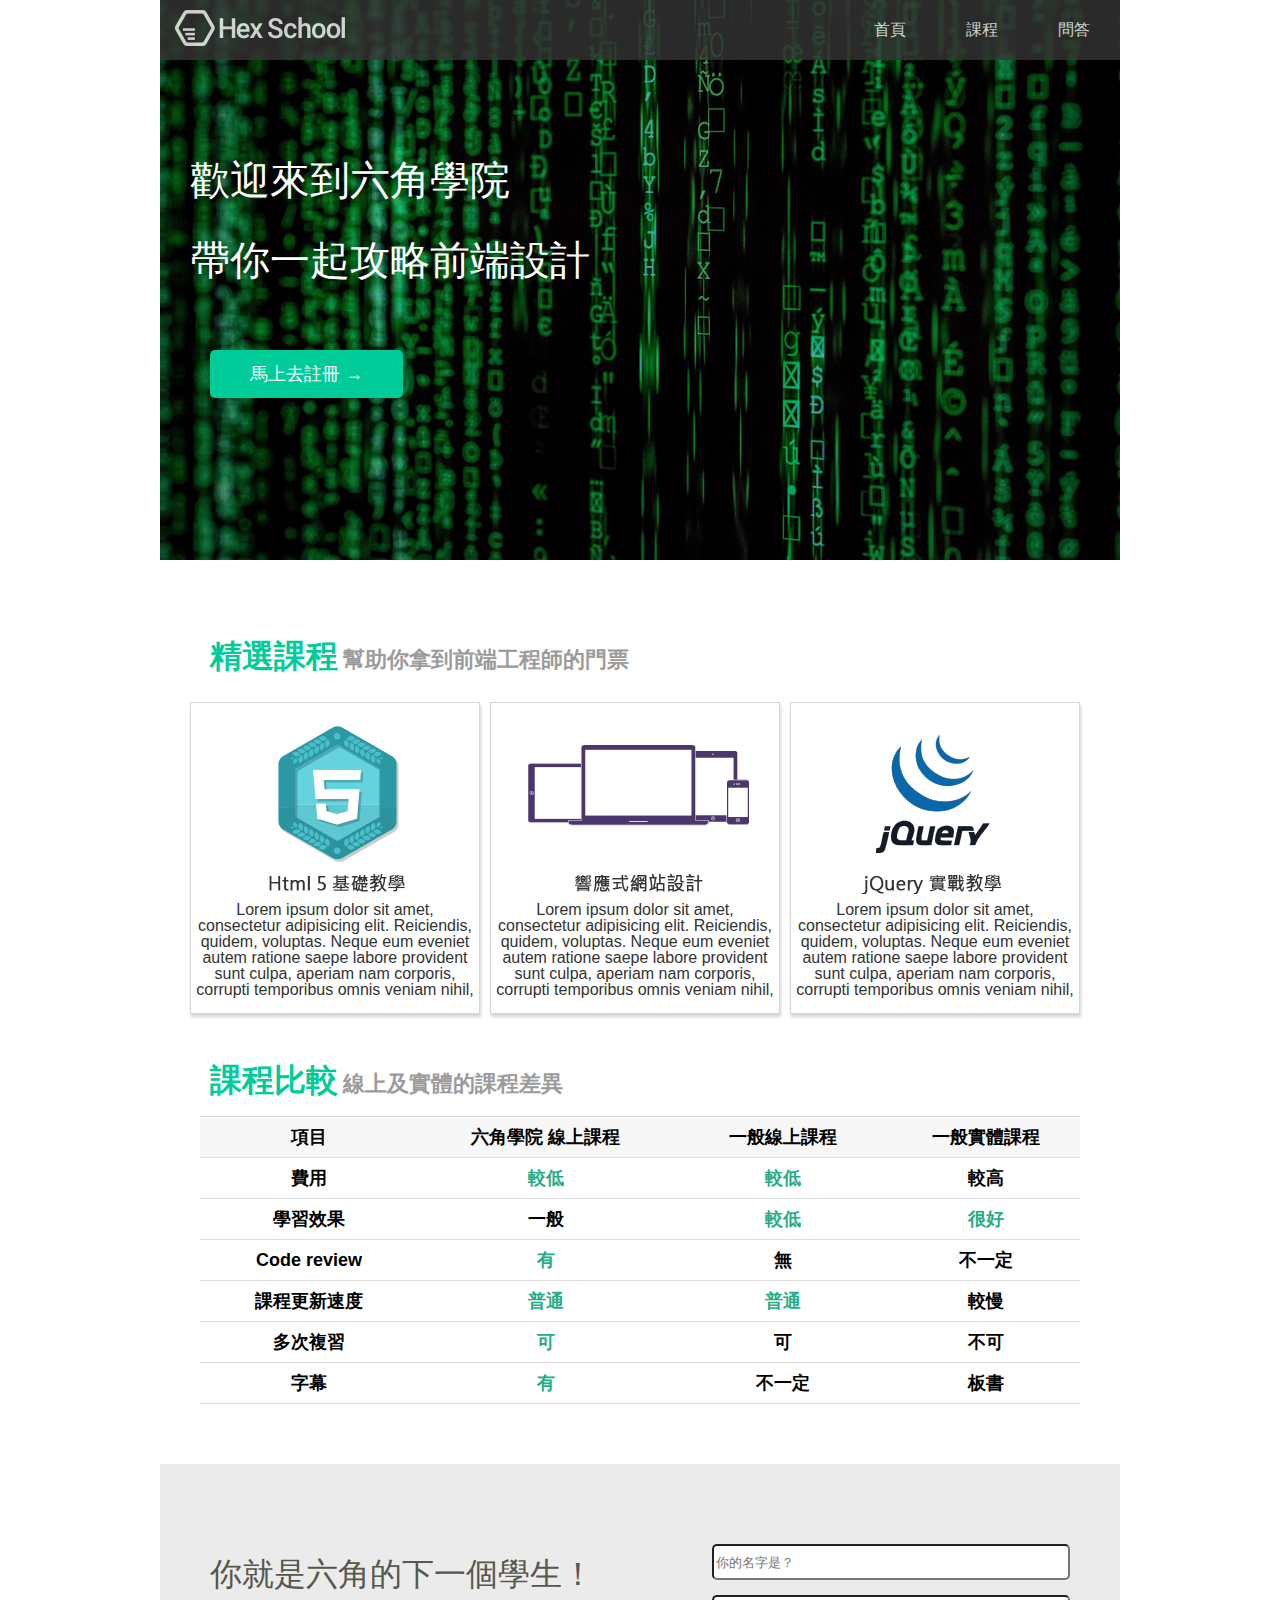
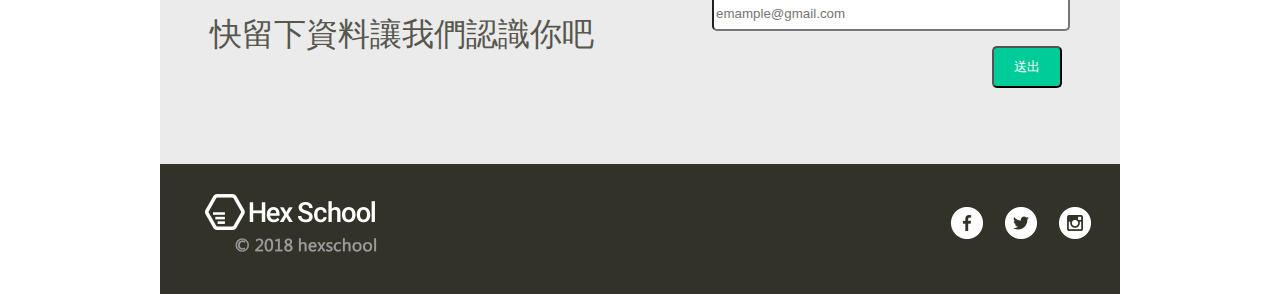
<file: index.html>
<!DOCTYPE html>
<html lang="en">
<head>
	<meta charset="UTF-8">
	<meta name="viewport" content="width=device-width, initial-scale=1.0">
	<meta http-equiv="X-UA-Compatible" content="ie=edge">
	<meta property="og:title" content="" />
	<meta property="og:description" content="html css開發網站">
	<meta property="og:type" content="website" />
	<meta property="og:url" content="http://www.hexschool.com" />
	<meta property="og:image" content="https://firebasestorage.googleapis.com/v0/b/hexschool-api.appspot.com/o/web%2Forder%2Fhtml_new.png?alt=media&token=5374874e-0efe-491f-be41-8c5b8ef75730"
	/>
	<meta http-equiv="X-UA-Compatible" content="IE=Edge" />
	<title>html css開發網站</title>
	<link rel="stylesheet" href="css/all.css">
	<script src="https://code.jquery.com/jquery-3.3.1.min.js"></script>
</head>
<body>
	<div class="wrap">
		<div class="header">
			<div class="header-top">
				<a class="headlogo" href="http://www.hexschool.com" alt="hexschool">
					hexschool
				</a>
				<ul>
					<li><a href="index.html">首頁</a></li>
					<li><a href="cource.html">課程</a></li>
					<li><a href="fqa.html">問答</a></li>
				</ul>
			</div>
			<h1>歡迎來到<span>六角學院</span><br>
					帶你一起攻略前端設計
			</h1>
			<div class="clearfix"></div>
			<div class="header-btn">馬上去註冊 →</div>
		</div>

		<div class="content">
			<h2 class="header-content-title">精選課程<span>幫助你拿到前端工程師的門票</span></h2>
			<ul class="list">
	      <li>
	        <img src="img/list-1.png">
	        <p>Lorem ipsum dolor sit amet, consectetur adipisicing elit. Reiciendis, quidem, voluptas. Neque eum eveniet autem ratione saepe labore provident sunt culpa, aperiam nam corporis, corrupti temporibus omnis veniam nihil,</p>
	      </li>
	      <li>
	        <img src="img/list-2.png">
	        <p>Lorem ipsum dolor sit amet, consectetur adipisicing elit. Reiciendis, quidem, voluptas. Neque eum eveniet autem ratione saepe labore provident sunt culpa, aperiam nam corporis, corrupti temporibus omnis veniam nihil,</p>
	      </li>
	      <li>
	        <img src="img/list-3.png">
	        <p>Lorem ipsum dolor sit amet, consectetur adipisicing elit. Reiciendis, quidem, voluptas. Neque eum eveniet autem ratione saepe labore provident sunt culpa, aperiam nam corporis, corrupti temporibus omnis veniam nihil,</p>
	      </li>
	    </ul>
	    <div class="clearfix"></div>

	    <h2 class="header-content-title">課程比較<span>線上及實體的課程差異</span></h2>
	    <table class="table">
	      <thead>
	        <tr class="grey">
	          <th>項目</th>
	          <th>六角學院 線上課程</th>
	          <th>一般線上課程</th>
	          <th>一般實體課程</th>
	        </tr>
	      </thead>
	      <tbody>
	        <tr>
	          <td>費用</td>
	          <td class="greenFz">較低</td>
	          <td class="greenFz">較低</td>
	          <td>較高</td>
	        </tr>
	        <tr>
	          <td>學習效果</td>
	          <td>一般</td>
	          <td class="greenFz">較低</td>
	          <td class="greenFz">很好</td>
	        </tr>
	        <tr>
	          <td>Code review</td>
	          <td class="greenFz">有</td>
	          <td>無</td>
	          <td>不一定</td>
	        </tr>
	        <tr>
	          <td>課程更新速度</td>
	          <td class="greenFz">普通</td>
	          <td class="greenFz">普通</td>
	          <td>較慢</td>
	        </tr>
	        <tr>
	          <td>多次複習</td>
	          <td class="greenFz">可</td>
	          <td>可</td>
	          <td>不可</td>
	        </tr>
	        <tr>
	          <td>字幕</td>
	          <td class="greenFz">有</td>
	          <td>不一定</td>
	          <td>板書</td>
	        </tr>
	      </tbody>
	    </table>
	    
		</div>

		<div class="header-box">
			<h2 class="header-input">
				你就是六角的下一個學生！<br>
				快留下資料讓我們認識你吧
			</h2>
			<div class="input-right">
				<form>
					<input class="header-input-content" type="text" name="text" placeholder="你的名字是？"><br>
					<input class="header-input-content" type="mail" name="mail" placeholder="emample@gmail.com"><br>
					<button class="header-input-btn">送出</button>
				</form>
			</div>
	  </div>

		<div class="footer">
			<div class="footer-logo">
				<a href="http://www.hexschool.com" alt="hexschool">hexschool</a>
			</div>
			<div class="footer-other">
				<a href="#">123</a>
			</div>
		</div>
	</div>
</body>
</html>
</file>
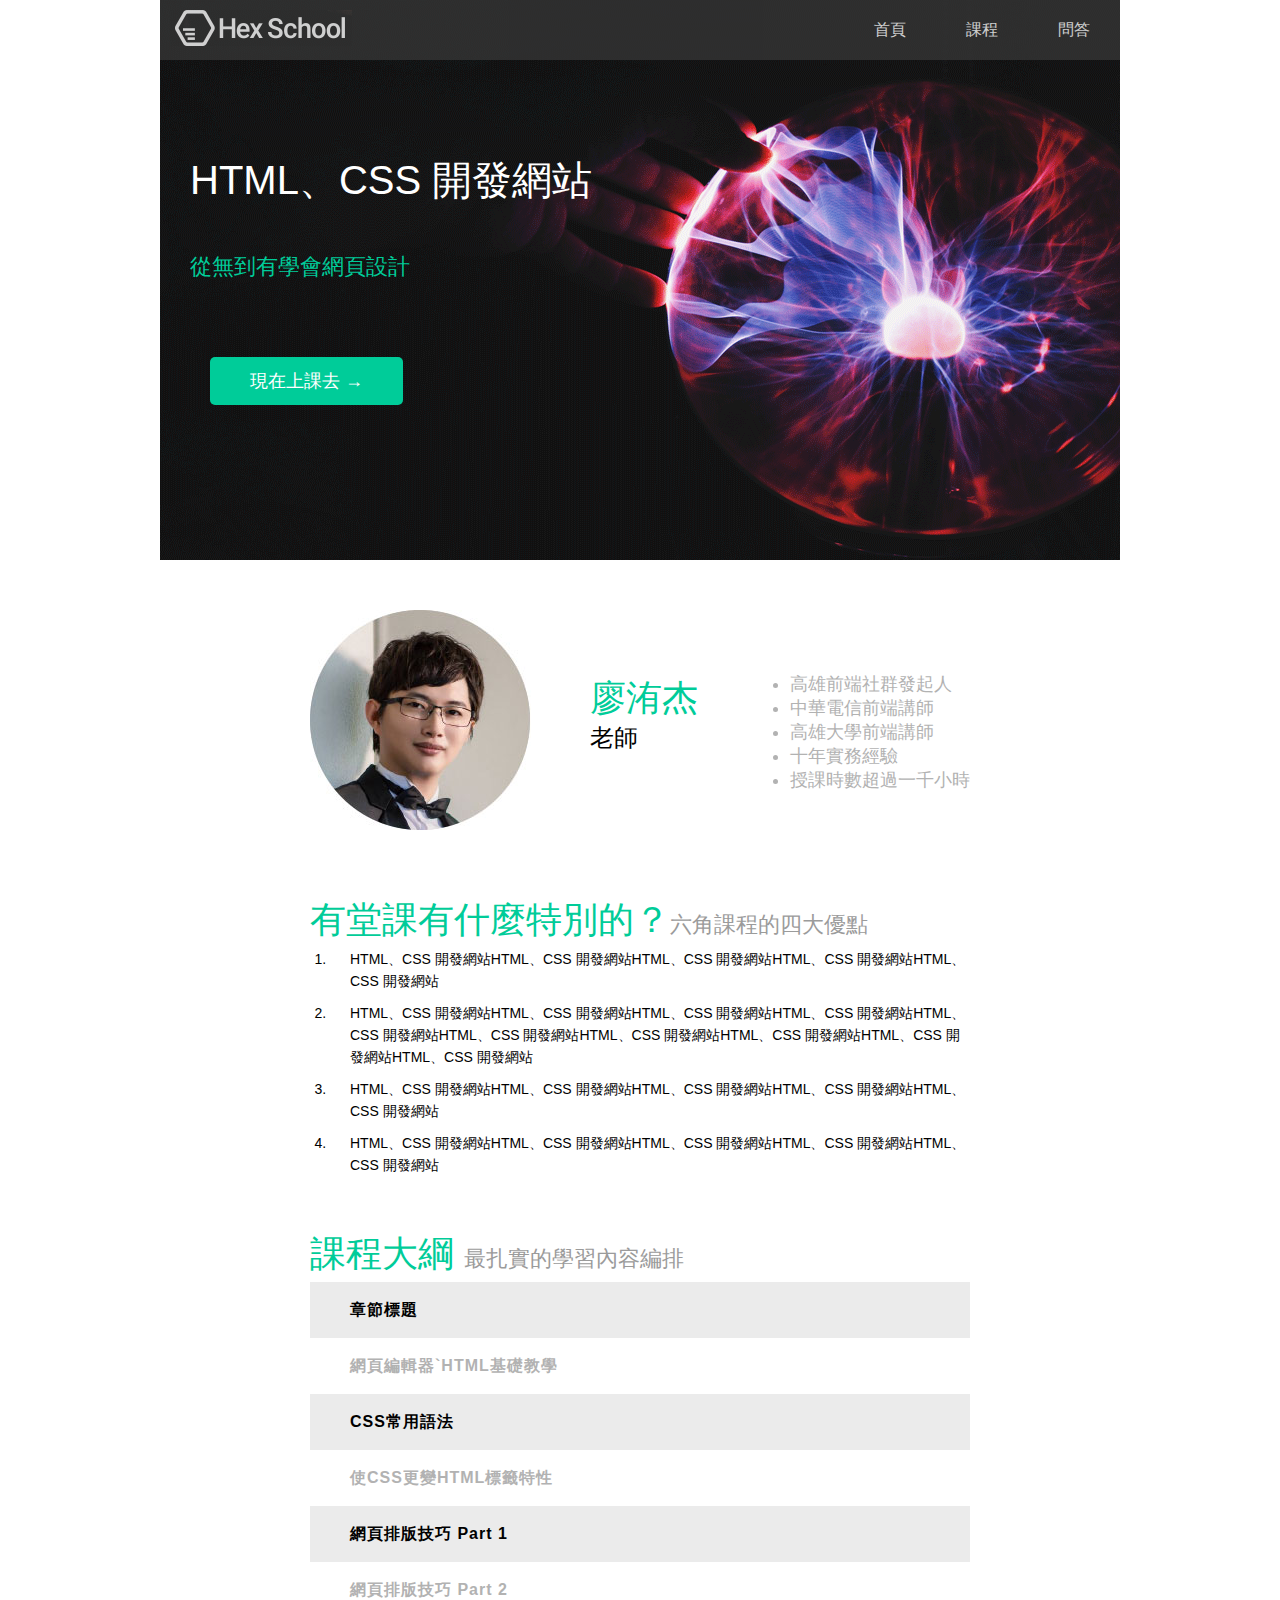
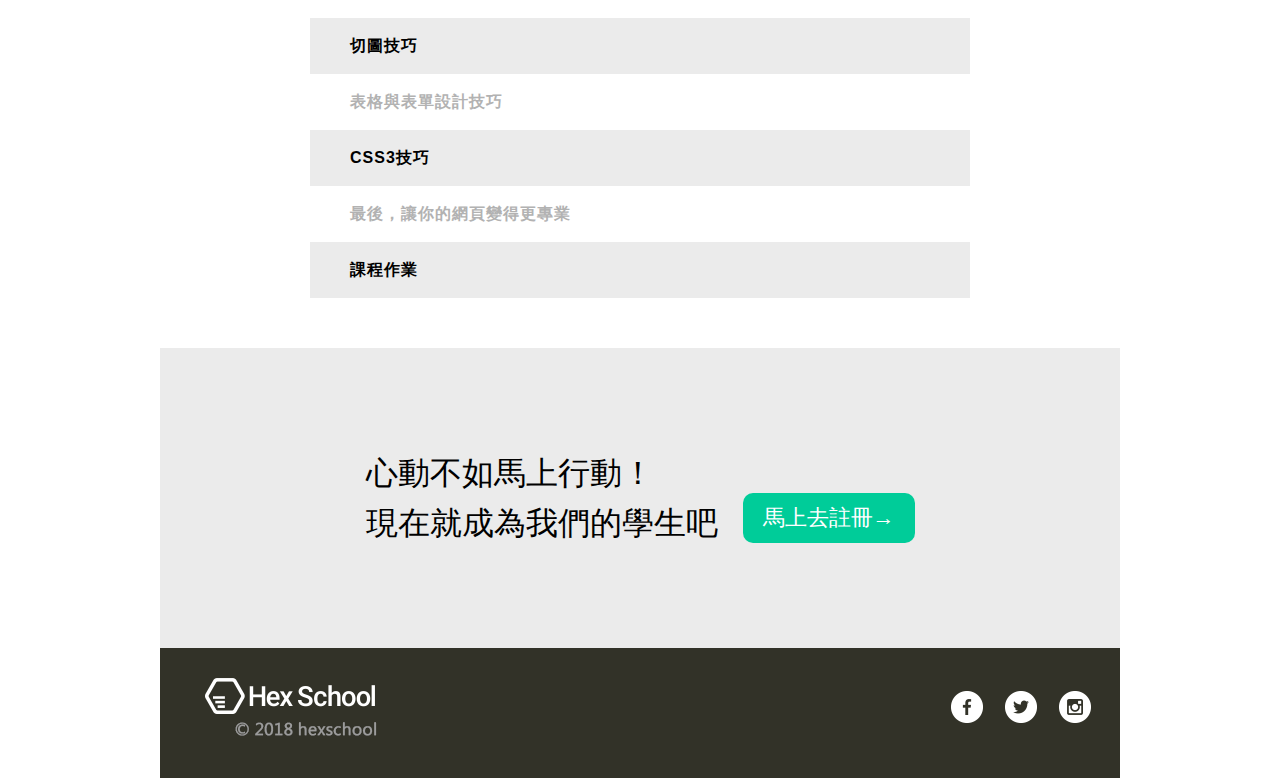
<file: cource.html>
<!DOCTYPE html>
<html lang="en">
<head>
  <meta charset="UTF-8">
  <meta name="viewport" content="width=device-width, initial-scale=1.0">
  <meta http-equiv="X-UA-Compatible" content="ie=edge">
  <meta property="og:title" content="" />
  <meta property="og:description" content="html css開發網站">
  <meta property="og:type" content="website" />
  <meta property="og:url" content="http://www.hexschool.com" />
  <meta property="og:image" content="https://firebasestorage.googleapis.com/v0/b/hexschool-api.appspot.com/o/web%2Forder%2Fhtml_new.png?alt=media&token=5374874e-0efe-491f-be41-8c5b8ef75730"
  />
  <meta http-equiv="X-UA-Compatible" content="IE=Edge" />
  <title>html css開發網站</title>
  <link rel="stylesheet" href="css/all.css">
  <script src="https://code.jquery.com/jquery-3.3.1.min.js"></script>
  <style type="text/css">
    .header {
      background: url(img/header-banner2.png);
    }
    .header h1 span {
      color: #00cc99;
      font-size: 22px;
    }
    .content, .point {
      padding: 50px 150px;
    }
    .teacher {
      margin-bottom: 150px;
    }
    .teacher-left {
      float: left;
    }
    .teacher-right {
      float: right;
      margin-top: -80px;
      vertical-align: middle;
    }
    .teacher h2 {
      font-size: 36px;
      color: #00cc99;
      padding-top: 70px;
      margin-left: 280px;
    }
    .teacher span {
      color: black;
      font-size: 24px;
    }
    .teacher-right ol li{
      list-style-type: disc;
      color: #b2b2b2;
      font-size: 18px;
      line-height: 24px;
    }
    .special h2, .point h2{
      font-size: 36px;
      color: #00cc99;
      margin-bottom: 10px;
    }
    .special h2 span, .point h2 span {
      font-size: 22px;
      color: #9b9b9b;
    }
    .special ol {
      list-style-type: decimal;
      margin-left: 20px;
    }
    .special ol li {
      line-height: 22px;
      font-size: 14px;
      margin-bottom: 10px;
      padding-left: 20px;
    }
    .point {
      padding-top: 0px;
    }
    .point ul li:nth-child(odd) {
      padding: 20px;
      background-color: #ebebeb;
      font-weight: bold;
      padding-left: 40px;
      letter-spacing: 1px;
    }
    .point ul li:nth-child(even) {
      padding: 20px;
      color: #b2b2b2;
      font-weight: bold;
      padding-left: 40px;
      letter-spacing: 1px;
    }
    .goto {
      background-color: #ebebeb;
      display: flex;
      justify-content: center;
      align-items: center;
      height: 300px;
    }
    .goto h2 {
      font-size: 32px;
      font-weight: 500;
      line-height: 50px;
    }
    .goto button {
      background-color: #00cc99;
      color: white;
      padding: 10px 20px;
      border: none;
      border-radius: 10px;
      font-size: 22px;
      margin-left: 25px;
      margin-top: 40px;
      cursor: pointer;
    }
    .gonow {
      transition: all .5s;
    }
    .gonow:hover {
      background-color: grey;
      color: red;
    }
  </style>
</head>
<body>
  <div class="wrap">
    <div class="header">
      <div class="header-top">
        <a class="headlogo" href="http://www.hexschool.com" alt="hexschool">
          hexschool
        </a>
        <ul>
          <li><a href="index.html">首頁</a></li>
          <li><a href="cource.html">課程</a></li>
          <li><a href="fqa.html">問答</a></li>
        </ul>
      </div>
      <h1>HTML、CSS 開發網站<br><span>從無到有學會網頁設計</span></h1>
      <div class="clearfix"></div>
      <div class="header-btn">現在上課去 →</div>
    </div>

    <div class="content">
      <div class="teacher">
        <div class="teacher-left">
            <img src="img/teacher.jpg" alt="">
        </div>
        <h2>廖洧杰<br><span>老師</span></h2>
        <div class="teacher-right">
          <ol>
            <li>高雄前端社群發起人</li>
            <li>中華電信前端講師</li>
            <li>高雄大學前端講師</li>
            <li>十年實務經驗</li>
            <li>授課時數超過一千小時</li>
          </ol>
        </div>
      </div>
      <div class="clearfix"></div>

      <div class="special">
        <h2>有堂課有什麼特別的？<span>六角課程的四大優點</span></h2>
        <ol>
          <li>
              HTML、CSS 開發網站HTML、CSS 開發網站HTML、CSS 開發網站HTML、CSS 開發網站HTML、CSS 開發網站
          </li>
          <li>
              HTML、CSS 開發網站HTML、CSS 開發網站HTML、CSS 開發網站HTML、CSS 開發網站HTML、CSS 開發網站HTML、CSS 開發網站HTML、CSS 開發網站HTML、CSS 開發網站HTML、CSS 開發網站HTML、CSS 開發網站
          </li>
          <li>
              HTML、CSS 開發網站HTML、CSS 開發網站HTML、CSS 開發網站HTML、CSS 開發網站HTML、CSS 開發網站
          </li>
          <li>
              HTML、CSS 開發網站HTML、CSS 開發網站HTML、CSS 開發網站HTML、CSS 開發網站HTML、CSS 開發網站
          </li>
        </ol>
      </div>
    </div>

    <div class="point">
      <h2>課程大綱 <span>最扎實的學習內容編排</span></h2>
      <ul>
        <li>章節標題</li>
        <li>網頁編輯器`HTML基礎教學</li>
        <li>CSS常用語法</li>
        <li>使CSS更變HTML標籤特性</li>
        <li>網頁排版技巧 Part 1</li>
        <li>網頁排版技巧 Part 2</li>
        <li>切圖技巧</li>
        <li>表格與表單設計技巧</li>
        <li>CSS3技巧</li>
        <li>最後，讓你的網頁變得更專業</li>
        <li>課程作業</li>
      </ul>
    </div>

    <div class="goto">
      <h2>心動不如馬上行動！<br>現在就成為我們的學生吧</h2>
      <button type="button" class="gonow">馬上去註冊→</button>
    </div>

    <div class="footer">
      <div class="footer-logo">
        <a href="http://www.hexschool.com" alt="hexschool">hexschool</a>
      </div>
      <div class="footer-other">
        <a href="#"></a>
      </div>
    </div>
  </div>
</body>
</html>
</file>
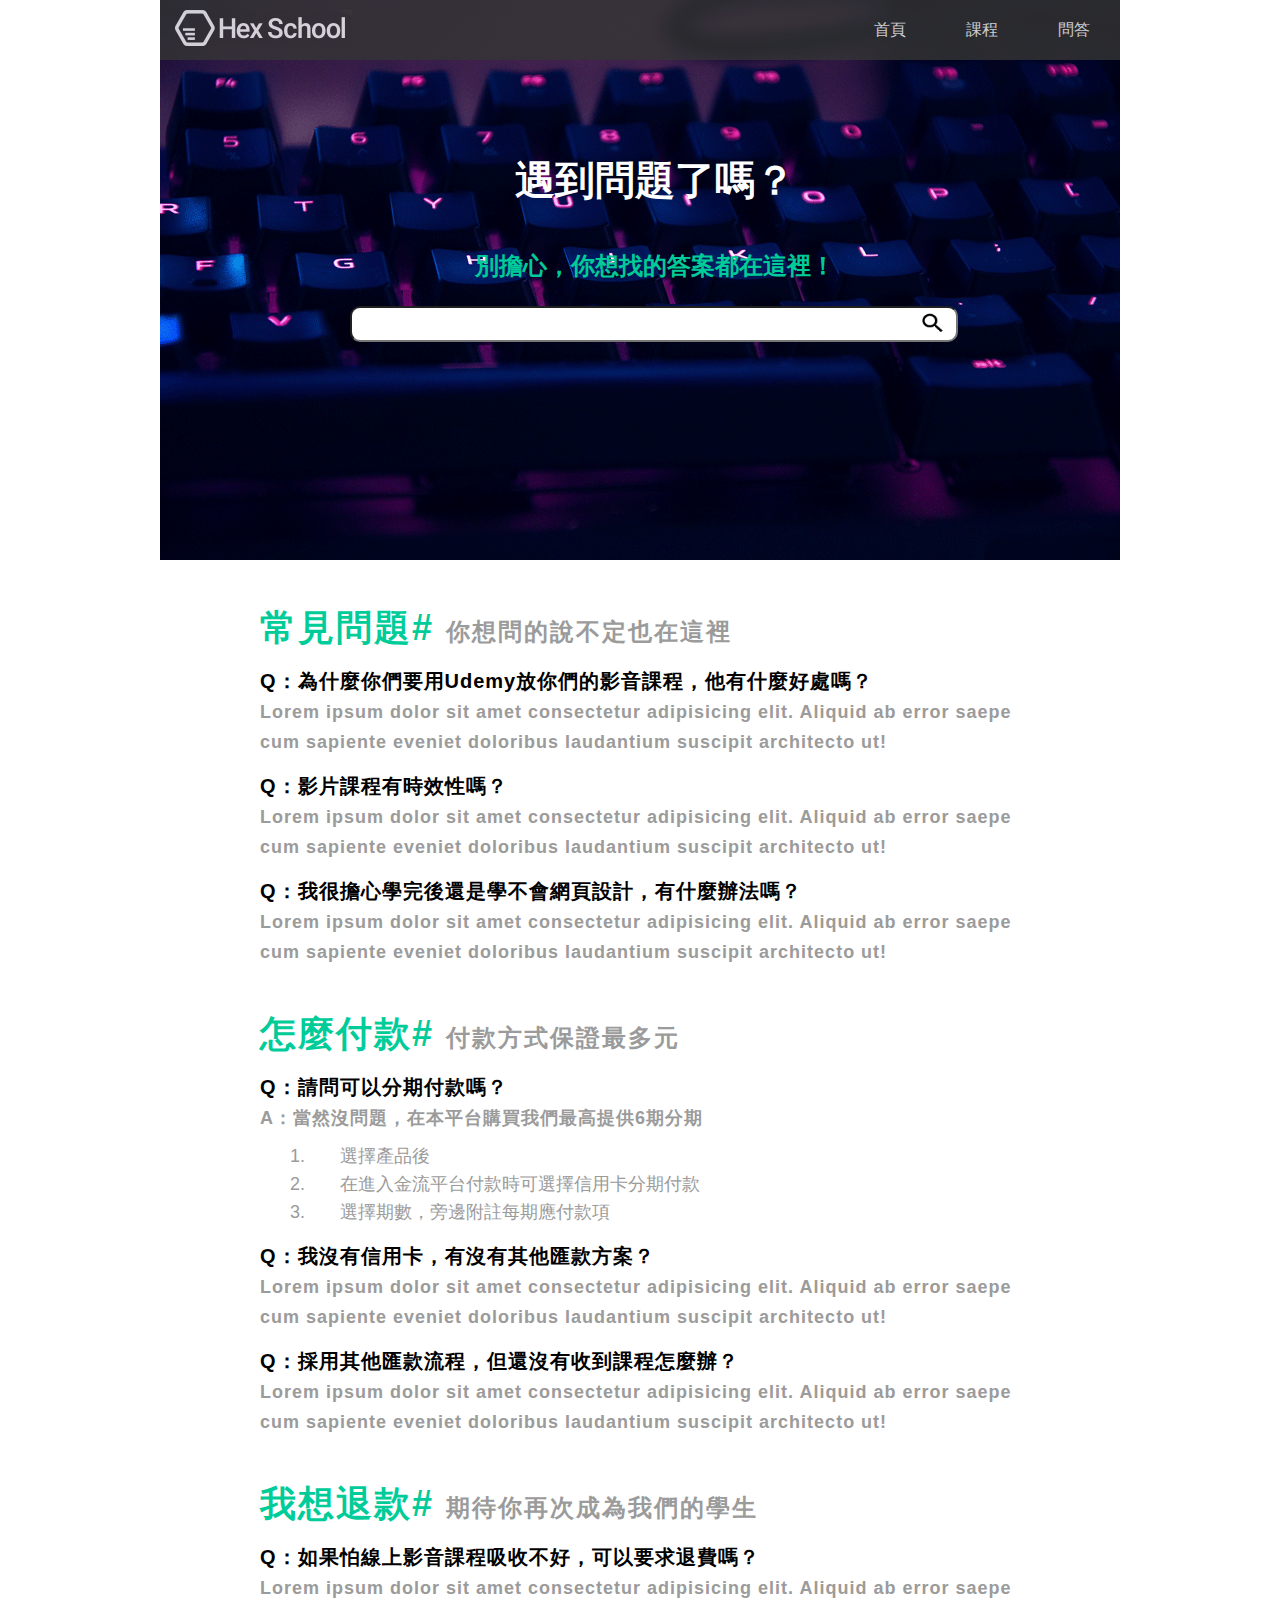
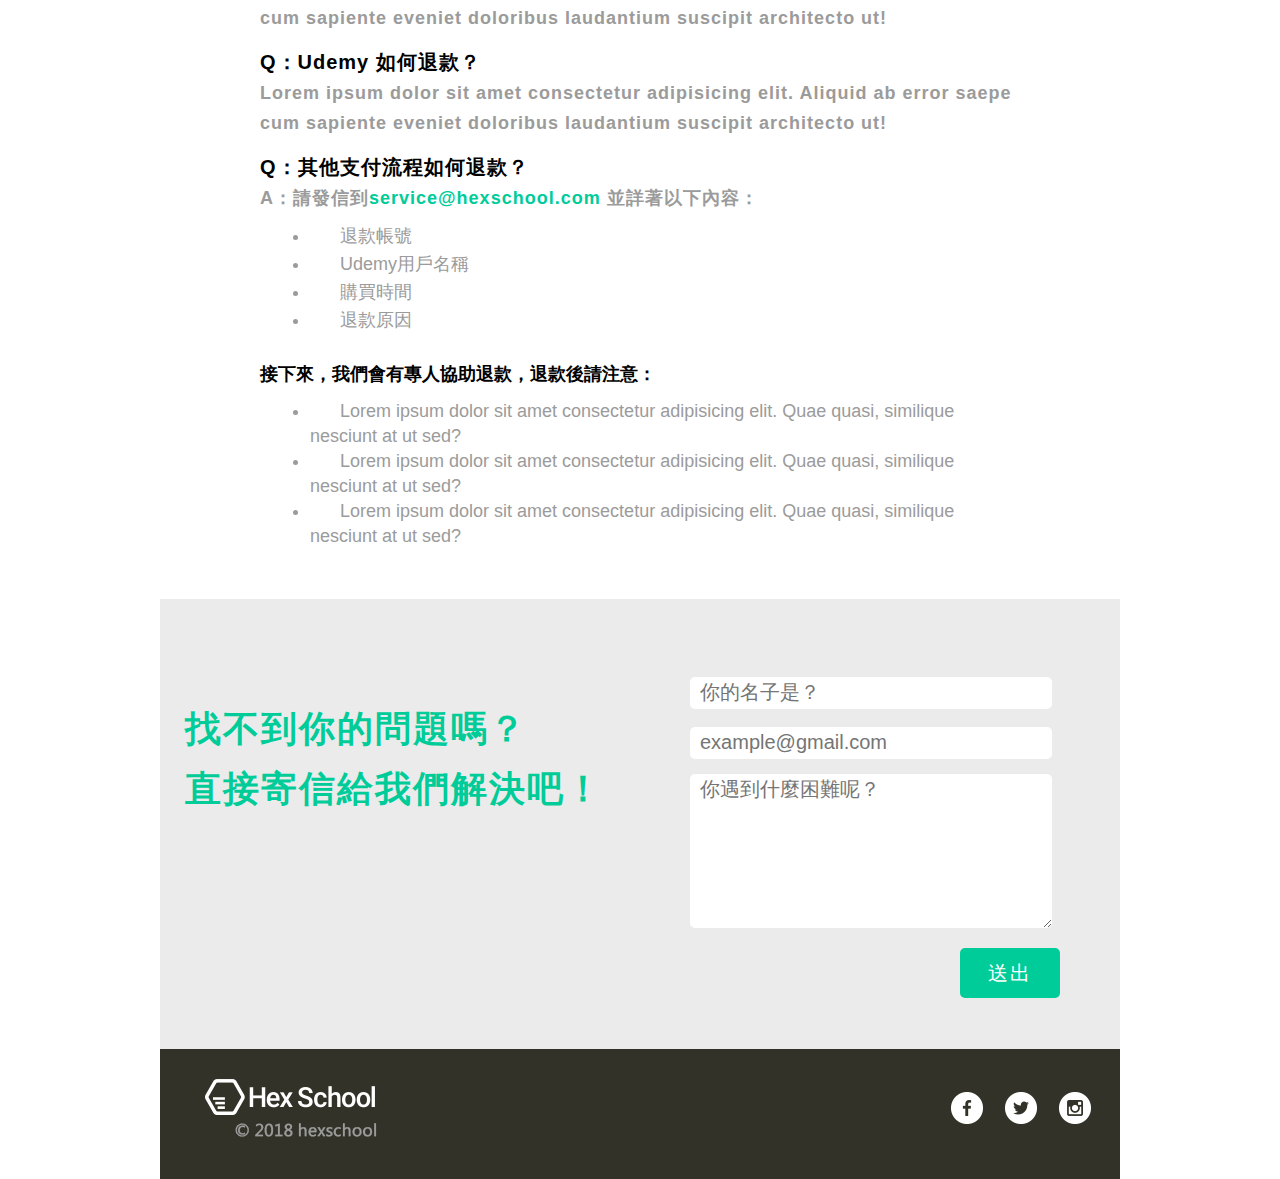
<file: fqa.html>
<!DOCTYPE html>
<html lang="en">
<head>
	<meta charset="UTF-8">
	<meta name="viewport" content="width=device-width, initial-scale=1.0">
	<meta http-equiv="X-UA-Compatible" content="ie=edge">
	<meta property="og:title" content="" />
	<meta property="og:description" content="html css開發網站">
	<meta property="og:type" content="website" />
	<meta property="og:url" content="http://www.hexschool.com" />
	<meta property="og:image" content="https://firebasestorage.googleapis.com/v0/b/hexschool-api.appspot.com/o/web%2Forder%2Fhtml_new.png?alt=media&token=5374874e-0efe-491f-be41-8c5b8ef75730"
	/>
	<meta http-equiv="X-UA-Compatible" content="IE=Edge" />
	<title>html css開發網站</title>
	<link rel="stylesheet" href="css/all.css">
	<script src="https://code.jquery.com/jquery-3.3.1.min.js"></script>
	<style type="text/css">
		.header {
			background: url(img/header-banner3.png);
		}
		.header h1 {
			text-align: center;
			font-weight: 700;
		}
		.header h1 span{
			color: #00cc99;
			font-size: 24px;
		}
		.header input {
			width: 600px;
			height: 30px;
			margin-left: 190px;
			border-radius: 10px;
		}
		.search {
			position: relative;
			overflow: hidden;
		}
		.search img {
			position: absolute;
			right: 175px;
			height: 25px;
			width: 23px;
			top: 4px;
			cursor: pointer;
		}
		.content {
			padding: 0 100px;
			margin-top: 50px;
		}
		/* all h2 */
		h2 {
			font-size: 36px;
			color: #00cc99;
			margin-bottom: 20px;
			letter-spacing: 2px;
			font-weight: 600;
		}
		h2 span {
			color: #9b9b9b;
			font-size: 24px;
		}
		/* all p */
		p {
			font-size: 20px;
			line-height: 30px;
			margin-bottom: 15px;
			letter-spacing: 1px;
			font-weight: 600;
		}
		p span {
			color: #9b9b9b;
			font-size: 18px;
			line-height: 24px;
		}

		.question {
			margin-bottom: 50px;
		}
		.pay ul {
			margin-top: 0;
			margin-bottom: 20px;
		}
		.pay ul li{
			list-style-type: decimal;
			padding-left: 30px;
			margin-left: 50px;
			color: #9b9b9b;
			font-size: 18px;
			margin-bottom: 10px;
		}
		.reimburse {
			margin-top: 50px;
			margin-bottom: 50px;
		}
		.reimburse .green {
			color: #00cc99;
			font-size: 18px;
		}
		.reimburse ul {
			margin-top: 0;
			margin-bottom: 20px;
		}
		.reimburse ul li{
			list-style-type: disc;
			padding-left: 30px;
			margin-left: 50px;
			color: #9b9b9b;
			font-size: 18px;
			margin-bottom: 10px;
		}
		.reimburse .black {
			margin-bottom: 50px;
			font-weight: 600;
			line-height: 50px;
			font-size: 18px;
		}
		.reimburse .indent {
			text-indent: 30px;
			margin: 0;padding: 0;
			margin-left: 50px;
			font-size: 18px;
			line-height: 25px;
		}
		.input {
			height: 450px;
			background-color: #ebebeb;
			
		}
		.input h2 {
			padding-top: 100px;
			margin-left: 25px;
			margin-bottom: -100px;
			color: #00cc99;;
			line-height: 60px;
		}
		.form {
			display: inline-block;
			width: 350px;
			line-height: 50px;
			margin-top: -50px;
		}
		.form input {
			width: 350px;
			height: 30px;
			border-radius: 5px;
			font-size: 20px;
			padding-left: 10px;
			margin-left: 530px;
			color: grey;
			border: none;
		}
		.form textarea {
			width: 350px;
			height: 150px;
			border-radius: 5px;
			font-size: 20px;
			padding-left: 10px;
			margin-left: 530px;
			color: grey;
			border: none;
			margin-top: 5px;
		}
		.form .button {
			color: white;
			background-color: #00cc99;
			padding: 10px 20px;
			border-radius: 5px;
			width: 100px;
			height: 50px;
			text-align: center;
			letter-spacing: 2px;
			cursor: pointer;
			margin-left: 800px;
			transition: all 0.3s;
		}
		.form .button:hover {
			background-color: grey;
			color: red;
		}
	</style>
</head>
<body>
	<div class="wrap">
		<div class="header">
			<div class="header-top">
				<a class="headlogo" href="http://www.hexschool.com" alt="hexschool">
					hexschool
				</a>
				<ul>
					<li><a href="index.html">首頁</a></li>
					<li><a href="cource.html">課程</a></li>
					<li><a href="fqa.html">問答</a></li>
				</ul>
			</div>
			<h1>遇到問題了嗎？<br><span>別擔心，你想找的答案都在這裡！</span></h1>
			<div class="clearfix"></div>
			<div class="search">
				<form>
					<input type="text" name="text">
					<img src="img/search.png">
				</form>
			</div>
		</div>

		<div class="content">
			<div class="question">
				<h2>常見問題# <span>你想問的說不定也在這裡</span></h2>
				<p>Q：為什麼你們要用Udemy放你們的影音課程，他有什麼好處嗎？<br>
					<span>Lorem ipsum dolor sit amet consectetur adipisicing elit. Aliquid ab error saepe cum sapiente eveniet doloribus laudantium suscipit architecto ut!</span>
				</p>
				<p>Q：影片課程有時效性嗎？<br>
					<span>Lorem ipsum dolor sit amet consectetur adipisicing elit. Aliquid ab error saepe cum sapiente eveniet doloribus laudantium suscipit architecto ut!</span>
				</p>
				<p>Q：我很擔心學完後還是學不會網頁設計，有什麼辦法嗎？<br>
					<span>Lorem ipsum dolor sit amet consectetur adipisicing elit. Aliquid ab error saepe cum sapiente eveniet doloribus laudantium suscipit architecto ut!</span>
				</p>
			</div>
			<div class="pay">
				<h2>怎麼付款# <span>付款方式保證最多元</span></h2>
				<p>Q：請問可以分期付款嗎？<br>
					<span>A：當然沒問題，在本平台購買我們最高提供6期分期<br>
						<ul>
							<li>選擇產品後</li>
							<li>在進入金流平台付款時可選擇信用卡分期付款</li>
							<li>選擇期數，旁邊附註每期應付款項</li>
						</ul>
					</span>
				</p>
				<p>Q：我沒有信用卡，有沒有其他匯款方案？<br>
					<span>Lorem ipsum dolor sit amet consectetur adipisicing elit. Aliquid ab error saepe cum sapiente eveniet doloribus laudantium suscipit architecto ut!</span>
				</p>
				<p>Q：採用其他匯款流程，但還沒有收到課程怎麼辦？<br>
					<span>Lorem ipsum dolor sit amet consectetur adipisicing elit. Aliquid ab error saepe cum sapiente eveniet doloribus laudantium suscipit architecto ut!</span>
				</p>
			</div>

			<div class="reimburse">
				<h2>我想退款# <span>期待你再次成為我們的學生</span></h2>
				<p>Q：如果怕線上影音課程吸收不好，可以要求退費嗎？<br>
					<span>Lorem ipsum dolor sit amet consectetur adipisicing elit. Aliquid ab error saepe cum sapiente eveniet doloribus laudantium suscipit architecto ut!</span>
				</p>
				<p>Q：Udemy 如何退款？<br>
					<span>Lorem ipsum dolor sit amet consectetur adipisicing elit. Aliquid ab error saepe cum sapiente eveniet doloribus laudantium suscipit architecto ut!</span>
				</p>
				<p>Q：其他支付流程如何退款？<br>
					<span>A：請發信到<span class="green">service@hexschool.com</span> 並詳著以下內容：<br>
						<ul>
							<li>退款帳號</li>
							<li>Udemy用戶名稱</li>
							<li>購買時間</li>
							<li>退款原因</li>
						</ul>
					</span>
					<span>
						<span class="black">接下來，我們會有專人協助退款，退款後請注意：</span><br>
							<ul>
								<li class="indent">Lorem ipsum dolor sit amet consectetur adipisicing elit. Quae quasi, similique nesciunt at ut sed?</li>
								<li class="indent">Lorem ipsum dolor sit amet consectetur adipisicing elit. Quae quasi, similique nesciunt at ut sed?</li>
								<li class="indent">Lorem ipsum dolor sit amet consectetur adipisicing elit. Quae quasi, similique nesciunt at ut sed?</li>
							</ul>
				</span>
				</p>
			</div>
		</div>
		<div class="input">
			<h2>找不到你的問題嗎？<br>直接寄信給我們解決吧！</h2>
			<form class="form">
				<input type="text" name="name" placeholder="你的名子是？">
				<input type="email" name="email" placeholder="example@gmail.com">
				<textarea name="textarea" placeholder="你遇到什麼困難呢？"></textarea>
				<input type="button" class="button" value="送出">
			</form>
		</div>
		

		<div class="footer">
			<div class="footer-logo">
				<a href="http://www.hexschool.com" alt="hexschool">hexschool</a>
			</div>
			<div class="footer-other">
				<a href="#"></a>
			</div>
		</div>
	</div>
</body>
</html>
</file>
<file: css/all.css>
/* http://meyerweb.com/eric/tools/css/reset/ 
   v2.0 | 20110126
   License: none (public domain)
*/

html, body, div, span, applet, object, iframe,
h1, h2, h3, h4, h5, h6, p, blockquote, pre,
a, abbr, acronym, address, big, cite, code,
del, dfn, em, img, ins, kbd, q, s, samp,
small, strike, strong, sub, sup, tt, var,
b, u, i, center,
dl, dt, dd, ol, ul, li,
fieldset, form, label, legend,
table, caption, tbody, tfoot, thead, tr, th, td,
article, aside, canvas, details, embed, 
figure, figcaption, footer, header, hgroup, 
menu, nav, output, ruby, section, summary,
time, mark, audio, video {
	margin: 0;
	padding: 0;
	border: 0;
	font-size: 100%;
	font: inherit;
	vertical-align: baseline;
}
/* HTML5 display-role reset for older browsers */
article, aside, details, figcaption, figure, 
footer, header, hgroup, menu, nav, section {
	display: block;
}
body {
	line-height: 1;
	font-family: '微軟正黑體', Arial;
}
ol, ul {
	list-style: none;
}
blockquote, q {
	quotes: none;
}
blockquote:before, blockquote:after,
q:before, q:after {
	content: '';
	content: none;
}
table {
	border-collapse: collapse;
	border-spacing: 0;
}

.clearfix {
	clear: both;
}
/* index.html */
.wrap {
	width: 960px;
	margin: 0 auto;
}

.header {
	height: 560px;
	background: url(../img/header-banner1.png);
	width: 960px;
}

.header-top {
	height: 60px;
	line-height: 60px;
	filter: alpha(opacity=80);
	-moz-opacity:0.8;
	opacity:0.8;
	background-color: #353535;
}

.header-top ul {
	float: right;

}

.header-top ul li {
	float: left;
	padding: 0px 20px;
}

.header-top ul li a {
	text-decoration: none;
	color: white;
	display: block;
	text-align: center;
	width: 52px;
	height: 52px;
}

.header-top ul li a:hover {
	color: #00cc99;
	border-bottom: 5px solid #00cc99;
}

.headlogo {
	background-image: url(../img/header-logo.png);
	display: block;
	width: 182px;
	height: 36px;
	float: left;
	margin-top: 10px;
	margin-left: 10px;
	overflow: hidden;
	text-indent: 101%;
	white-space: nowrap;
}

.header h1 {
	color: white;
	font-size: 40px;
	margin-top: 80px;
	margin-left: 30px;
	line-height: 80px;
}

.header-btn {
	padding: 15px 40px;
	color: white;
	background-color: #00cc99;
	display: inline-block;
	border-radius: 5px;
	margin-left: 50px;
	margin-top: 50px;
	font-weight: 500;
	font-size: 18px;
	cursor: pointer;
	transition: all 0.5s;
}
.header-btn:hover {
	background-color: grey;
	color: red;
}

/* content */
.content {
	padding: 30px;
}

/* index.html */
.list {
	margin-top: 30px;
}

.list li {
	float: left;
	width: 290px;
	margin-right: 10px;
	border: solid 1px #d6d6d6;
	box-shadow: 1px 3px 3px #d6d6d6;
	box-sizing: border-box;
}

.list li p {
	text-align: center;
	padding: 5px;
	padding-bottom: 15px;
	color: #333333;
}

.list li img {
	padding-left: 30px;
}

.table {
	width: 880px;
	margin: 0 auto;
}

.table tr {
	width: 220px;
}

.table th, .table td {
	border-bottom: 1px solid #dddddd;
	border-top: 1px solid #dddddd;
	font-size: 18px;
	height: 40px;
	line-height: 40px;
	text-align: center;
	padding-left: 15px;
	font-weight: 600;
}

.header-content-title {
	font-size: 32px;
	font-weight: 600;
	margin-top: 50px;
	margin-bottom: 20px;
	text-align: left;
	color: #00cc99;
	margin-left: 20px;
}

.header-content-title span {
	font-size: 22px;
	color: #9b9b9b;
	margin-left: 5px;
}

.table .grey {
	background-color: #f7f7f7;
}

.greenFz {
	color: #26ad88;
}

.header-box {
	background-color: #ebebeb;
	height: 300px;
	margin-top: 30px;
}

.header-input {
	font-size: 32px;
	color: #57574e;
	padding-left: 50px;
	padding-top: 80px;
	line-height: 60px;
	float: left;
}

.input-right {
	float: right;
	margin-right: 50px;
	margin-top: 80px;
}

.input-right .header-input-content {
	width: 350px;
	height: 30px;
	border-radius: 5px;
	margin-bottom: 15px;
}

.input-right .header-input-btn {
	padding: 10px 20px;
	color: white;
	background-color: #00cc99;
	border-radius: 5px;
	margin-left: 280px;
	cursor: pointer;
}

/* footer */
.footer {
	height: 130px;
	background: #323228;
	z-index: 1;
	position: relative;
}

.footer-logo a {
	background-image: url(../img/footer-logo.png);
	background-repeat: no-repeat;
	width: 182px;
	height: 70px;
	position: absolute;
	top: 30px;
	left: 40px;
	white-space: nowrap;
	text-indent: 101%;
	overflow: hidden;
}

.footer-other a {
	position: absolute;
	width: 159px;
	height: 58px;
	display: block;
	background-image: url(../img/footer-other.png);
	background-repeat: no-repeat;
	white-space: nowrap;
	text-indent: 101%;
	overflow: hidden;
	right: 20px;
	top: 30px;
}
</file>
